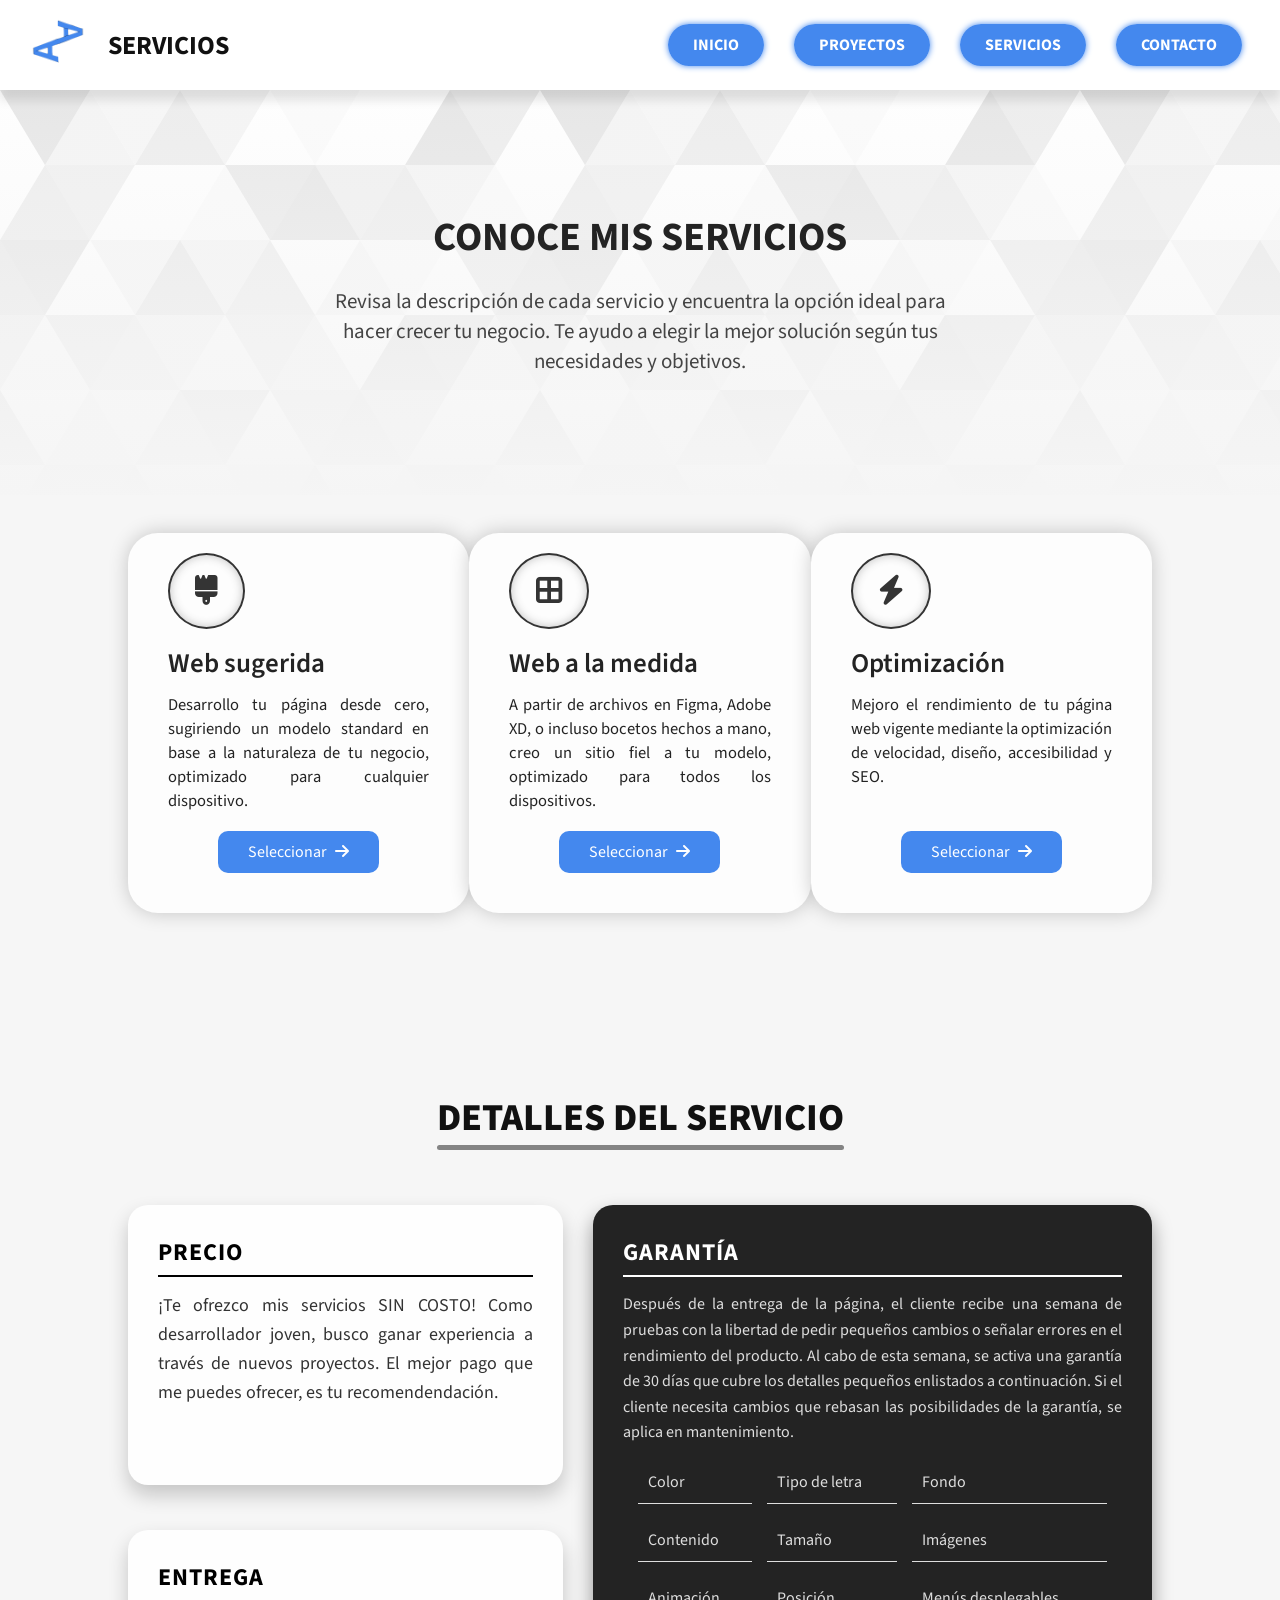
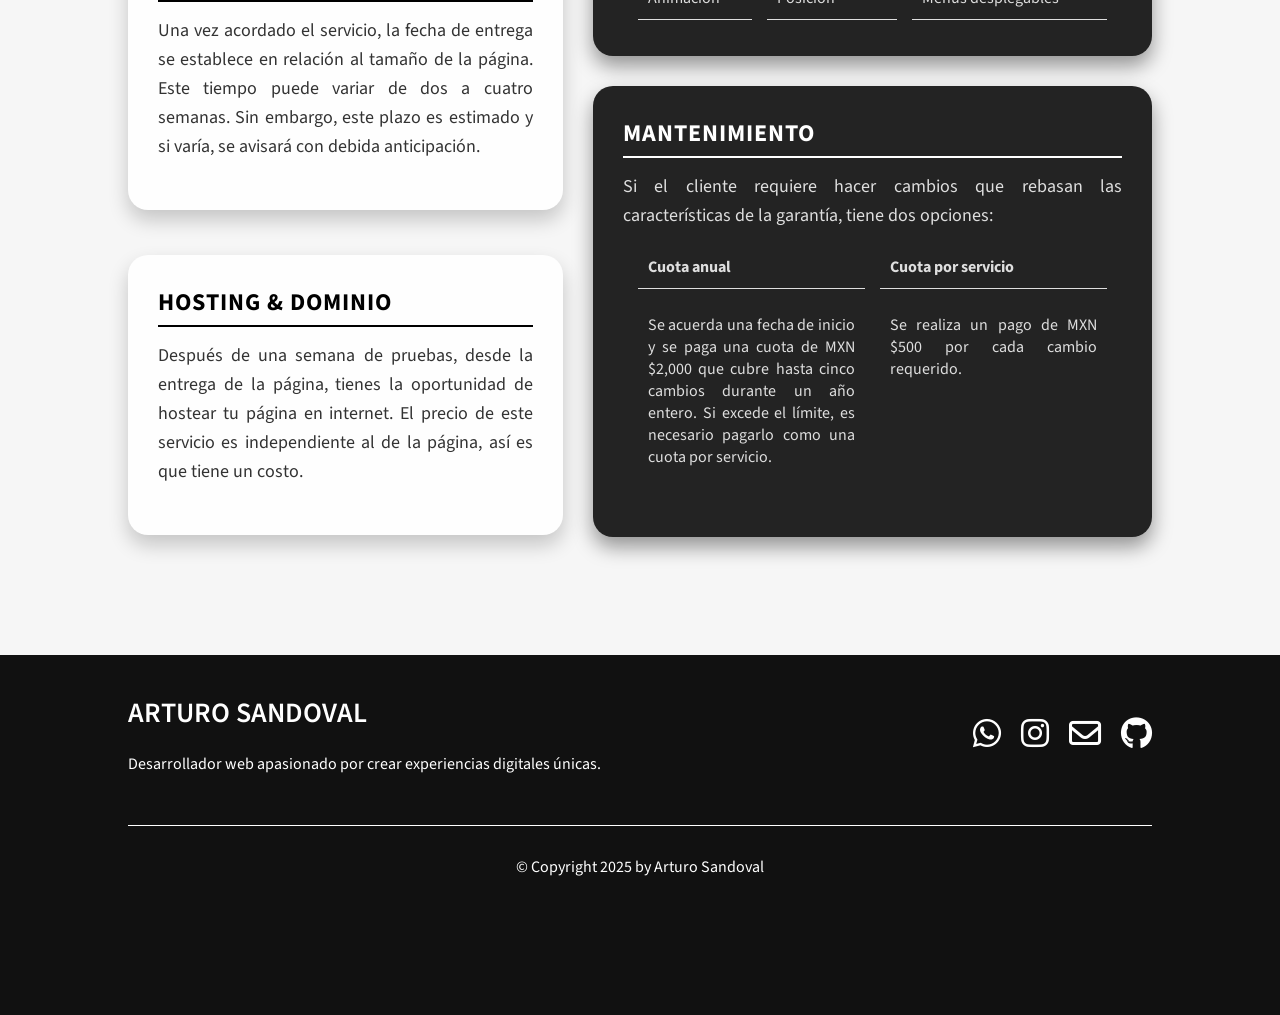
<file: servicios.html>
<!DOCTYPE html>
<html lang="es">
<head>
    <meta charset="UTF-8">
    <meta name="viewport" content="width=device-width, initial-scale=1.0">
    <meta name="description" content="Esta es la sección de servicios del portafolio de Arturo Sandoval">
    <meta name="keywords" content="servicios, desarrollo, trabajo, precios">
    <meta name="author" content="Héctor Arturo Sandoval Cervantes">
    <title>Servicios | Arturo Sandoval</title>

    <!-- Font Awesome link-->
    <link rel="stylesheet" href="https://cdnjs.cloudflare.com/ajax/libs/font-awesome/6.7.2/css/all.min.css" integrity="sha512-Evv84Mr4kqVGRNSgIGL/F/aIDqQb7xQ2vcrdIwxfjThSH8CSR7PBEakCr51Ck+w+/U6swU2Im1vVX0SVk9ABhg==" crossorigin="anonymous" 
    referrerpolicy="no-referrer" />

    <!-- Google fonts link>-->
    <link rel="preconnect" href="https://fonts.googleapis.com">
    <link rel="preconnect" href="https://fonts.gstatic.com" crossorigin>
    <link href="https://fonts.googleapis.com/css2?family=Source+Sans+3:ital,wght@0,200..900;1,200..900&display=swap" rel="stylesheet">
    
    <link rel="icon" href="./images/logo.png" type="image/x-icon">
    <link rel="stylesheet" href="./css/styles.css">
    <link rel="stylesheet" href="./css/services.css">
    <script defer src="./js/script.js"></script>

</head>
<body >
    <header class="header">
        <nav class="navbar">
            <a class="logo shorter" href="./index.html"><img class="logo-image" src="./images/logo.png" alt="logo-image">SERVICIOS</a>
            <button id="abrir" class="header-sm-menu"><i class="fa-solid fa-bars"></i></button>
            <ul id="nav" class="nav">
                <button id="cerrar" class="header-sm-close-menu"><i class="fa-solid fa-xmark"></i></button>
                <li class="nav-item"><a class="nav-link" href="./index.html#inicio">INICIO</a></li>
                <li class="nav-item"><a class="nav-link" href="./index.html#proyectos">PROYECTOS</a></li>
                <li class="nav-item"><a class="nav-link" href="./servicios.html">SERVICIOS</a></li>
                <li class="nav-item"><a class="nav-link" href="./index.html#contacto">CONTACTO</a></li>
            </ul>
        </nav>
    </header>
    <section class="small-hero">
        <div class="small-hero-content">
            <h1 class="hero-title">CONOCE MIS SERVICIOS</h1>
            <p class="hero-description">Revisa la descripción de cada servicio y encuentra la opción ideal para hacer crecer tu negocio. Te ayudo a elegir la mejor solución según tus necesidades y objetivos.</p>
        </div>
    </section>
    <section class="services">
        <div class="services-content">
            <div class="services-cards">
                <div class="service-card">
                    <div class="service-icon">
                        <i class="fa-solid fa-brush"></i>
                    </div>
                    <h4 class="card-title">Web sugerida</h4>
                    <p class="card-description">Desarrollo tu página desde cero, sugiriendo un modelo standard en base a la naturaleza de tu negocio, optimizado para cualquier dispositivo.</p>
                    <a class="start-btn" href="./index.html#contacto">Seleccionar <i class="fa-solid fa-arrow-right"></i></a>
                </div>
                <div class="service-card">
                    <div class="service-icon">
                        <i class="fa-solid fa-border-all"></i>
                    </div>
                    <h4 class="card-title">Web a la medida</h4>
                    <p class="card-description">A partir de archivos en Figma, Adobe XD, o incluso bocetos hechos a mano, creo un sitio fiel a tu modelo, optimizado para todos los dispositivos.</p>
                    <a class="start-btn" href="./index.html#contacto">Seleccionar <i class="fa-solid fa-arrow-right"></i></a>
                </div>
                <div class="service-card">
                    <div class="service-icon">
                        <i class="fa-solid fa-bolt"></i>
                    </div>
                    <h4 class="card-title">Optimización</h4>
                    <p class="card-description">Mejoro el rendimiento de tu página web vigente mediante la optimización de velocidad, diseño, accesibilidad y SEO.</p>
                    <a class="start-btn" href="./index.html#contacto">Seleccionar <i class="fa-solid fa-arrow-right"></i></a>
                </div>
            </div>       
        </div>
        <div class="details">
            <h2 class="details-title">DETALLES DEL SERVICIO</h2>
            <div class="details-content">
                <div class="detail-cards">
                    <div class="detail-card">
                        <h4 class="detail-card-title">Precio</h4>
                        <p class="detail-card-content">¡Te ofrezco mis servicios SIN COSTO! Como desarrollador joven, busco ganar experiencia a través de nuevos proyectos. El mejor pago que me puedes ofrecer, es tu recomendendación.</p>
                    </div>
                    <div class="detail-card">
                        <h4 class="detail-card-title">Entrega</h4>
                        <p class="detail-card-content">Una vez acordado el servicio, la fecha de entrega se establece en relación al tamaño de la página. Este tiempo puede variar de dos a cuatro semanas. Sin embargo, este plazo es estimado y si varía, se avisará con debida anticipación.</p>
                    </div>
                    <div class="detail-card">
                        <h4 class="detail-card-title">Hosting & Dominio</h4>
                        <p class="detail-card-content">Después de una semana de pruebas, desde la entrega de la página, tienes la oportunidad de hostear tu página en internet. El precio de este servicio es independiente al de la página, así es que tiene un costo.  </p>
                    </div>
                </div>
                <div class="detail-v-cards">
                    <div class="v-card">
                        <h4 class="v-title">Garantía</h4>
                        <p class="v-text sm-text">
                            Después de la entrega de la página, el cliente recibe una semana de pruebas con la libertad de pedir pequeños cambios o señalar errores en el rendimiento del producto. Al cabo de esta semana, se activa una garantía de 30 días que cubre los detalles pequeños enlistados a continuación. Si el cliente necesita cambios que rebasan las posibilidades de la garantía, se aplica en mantenimiento.
                        <table class="table table-stack">
                            <tr>
                              <td>Color</td>
                              <td>Tipo de letra</td>
                              <td>Fondo</td>
                            </tr>
                            <tr>
                              <td>Contenido</td>
                              <td>Tamaño</td>
                              <td>Imágenes</td>
                            </tr>
                            <tr>
                              <td>Animación</td>
                              <td>Posición</td>
                              <td>Menús desplegables</td>
                            </tr>
                        </table>
                    </div>
                    <div class="v-card">
                        <h4 class="v-title">Mantenimiento</h4>
                        <p class="v-text">
                            Si el cliente requiere hacer cambios que rebasan las características de la garantía, tiene dos opciones: </p>
                            <table class="table table2">
                                <thead>
                                  <tr>
                                    <th>Cuota anual</th>
                                    <th>Cuota por servicio</th>
                                  </tr>
                                </thead>
                                <tbody>
                                  <tr>
                                    <td data-label="Cuota">
                                      Se acuerda una fecha de inicio y se paga una cuota de MXN $2,000 que cubre hasta cinco cambios durante un año entero. Si excede el límite, es necesario pagarlo como una cuota por servicio.
                                    </td>
                                    <td data-label="Servicio">
                                      Se realiza un pago de MXN $500 por cada cambio requerido.
                                    </td>
                                  </tr>
                                </tbody>
                            </table>
                    </div>
                </div>
            </div>
        </div>
    </section>
    <footer class="footer">
        <div class="footer-content">
            <div class="footer-top-content">
                <div class="footer-tl-content">
                    <h5 class="footer-title">ARTURO SANDOVAL</h5>
                    <p class="footer-description">Desarrollador web apasionado por crear experiencias digitales únicas.</p>
                </div>
                <div class="footer-tr-content">
                    <ul class="footer-links">
                        <li class="footer-link"><a href="https://wa.me/525537213386" target="_blank"><i class="icon fa-brands fa-whatsapp"></i></a></li>
                        <li class="footer-link"><a href="https://instagram.com/hector.s.c.a" target="_blank"><i class="icon fa-brands fa-instagram"></i></a></li>
                        <li class="footer-link"><a href="https://mail.google.com/mail/?view=cm&fs=1&to=arturos.webdev@gmail.com" target="_blank"><i class="icon fa-regular fa-envelope"></i></a></li>
                        <li class="footer-link"><a href="https://github.com/Arts-HCS" target="_blank"><i class="icon fa-brands fa-github"></i></a></li>
                    </ul>
                </div>
            </div>
            <div class="footer-bottom-content">
                <p class="footer-copyright">&copy; Copyright 2025 by Arturo Sandoval</p>
            </div>
        </div>
    </footer>
</body>
</html>
</file>
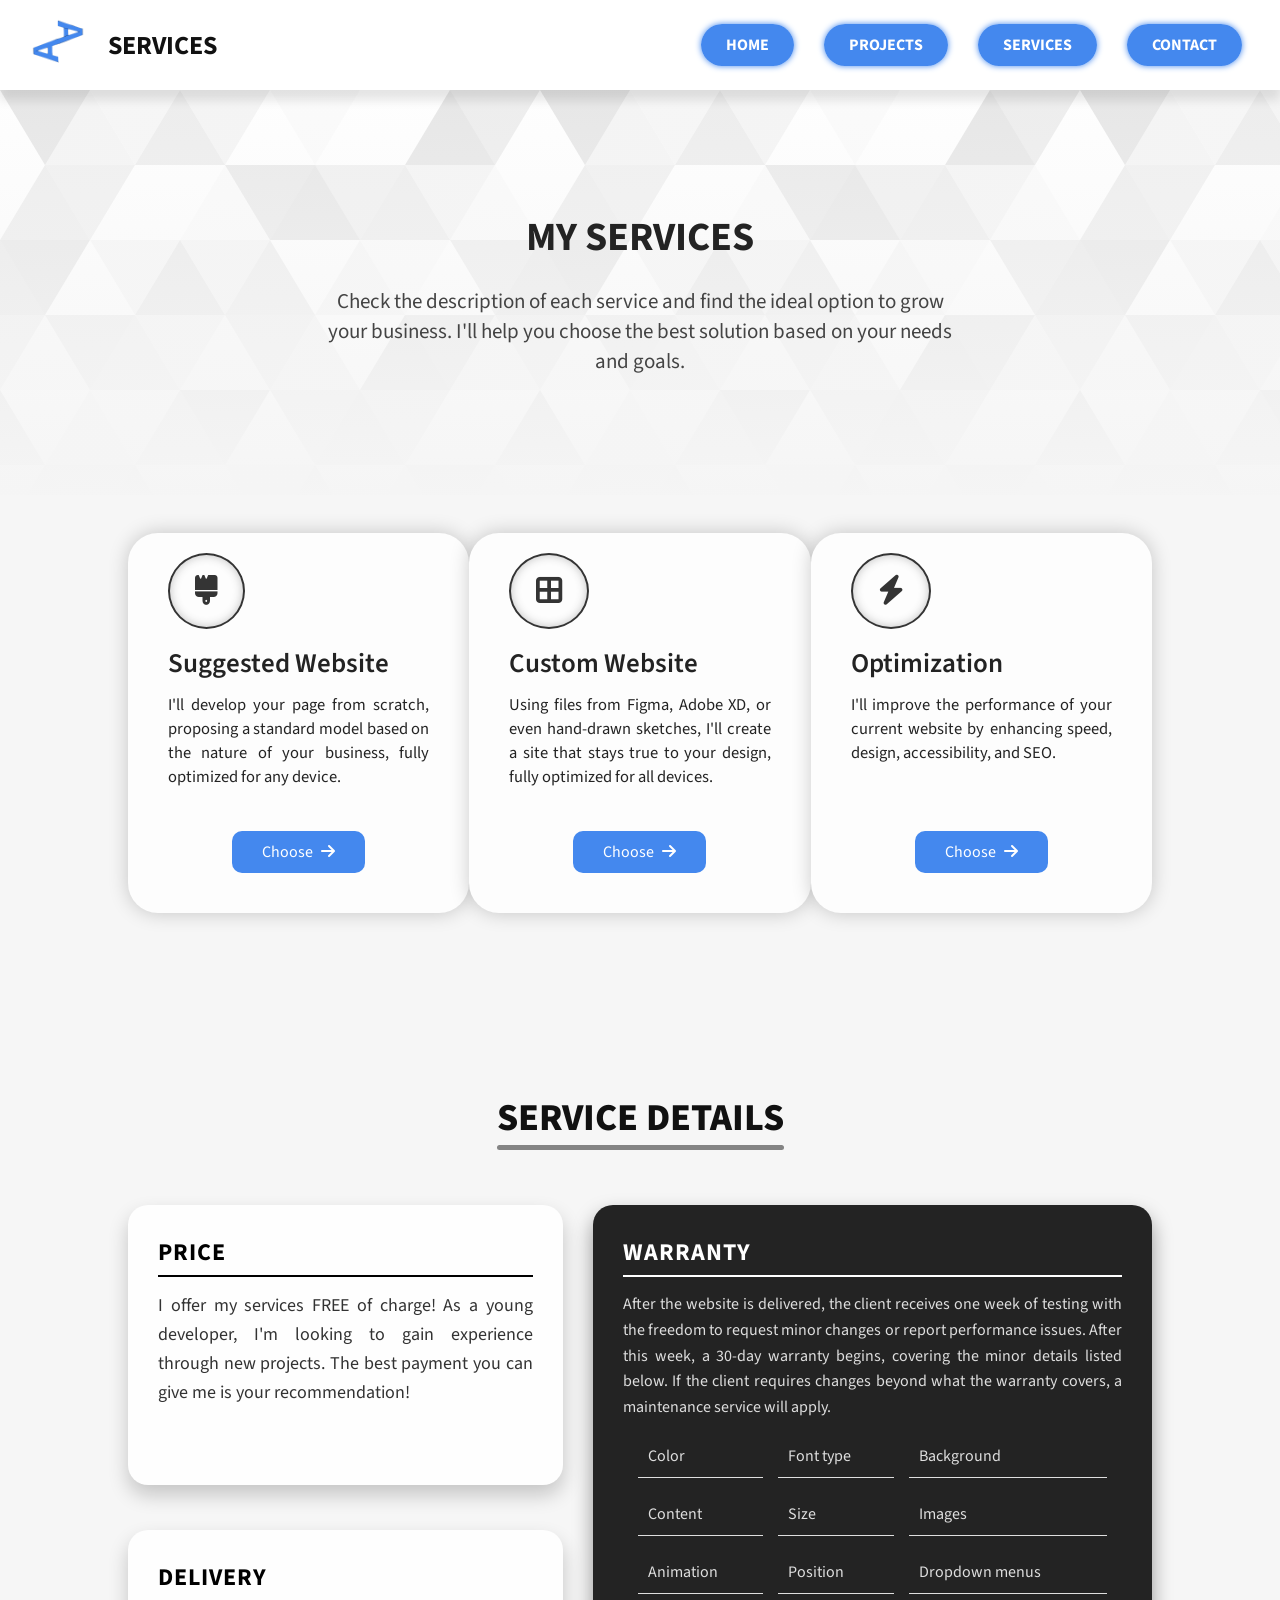
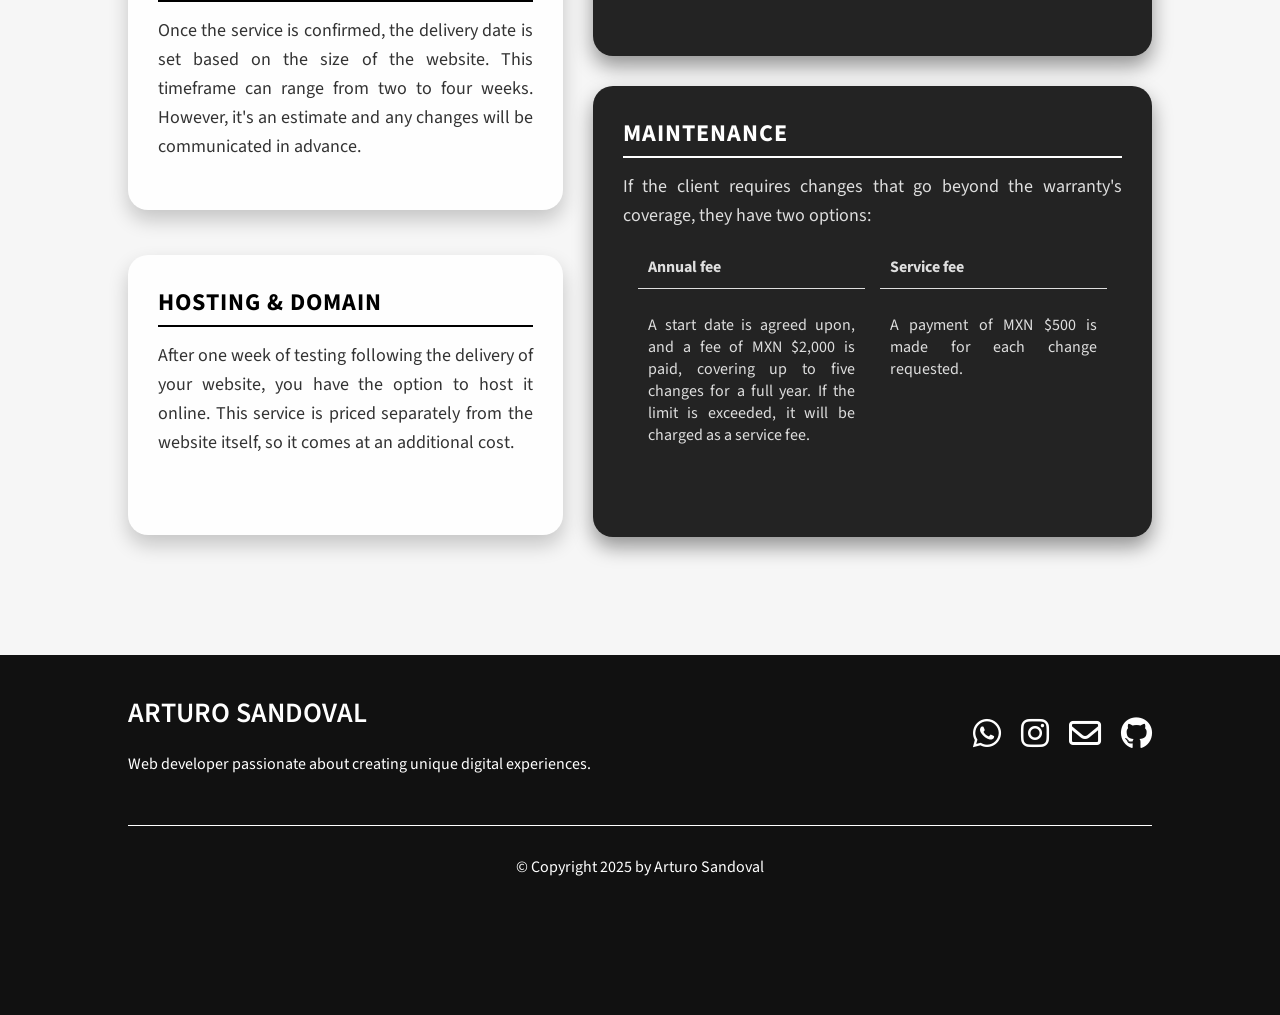
<file: en/enservices.html>
<!DOCTYPE html>
<html lang="es">
<head>
    <meta charset="UTF-8">
    <meta name="viewport" content="width=device-width, initial-scale=1.0">
    <meta name="description" content="Esta es la sección de servicios del portafolio de Arturo Sandoval">
    <meta name="keywords" content="servicios, desarrollo, trabajo, precios">
    <meta name="author" content="Héctor Arturo Sandoval Cervantes">
    <title>Services | Arturo Sandoval</title>

    <!-- Font Awesome link-->
    <link rel="stylesheet" href="https://cdnjs.cloudflare.com/ajax/libs/font-awesome/6.7.2/css/all.min.css" integrity="sha512-Evv84Mr4kqVGRNSgIGL/F/aIDqQb7xQ2vcrdIwxfjThSH8CSR7PBEakCr51Ck+w+/U6swU2Im1vVX0SVk9ABhg==" crossorigin="anonymous" 
    referrerpolicy="no-referrer" />

    <!-- Google fonts link>-->
    <link rel="preconnect" href="https://fonts.googleapis.com">
    <link rel="preconnect" href="https://fonts.gstatic.com" crossorigin>
    <link href="https://fonts.googleapis.com/css2?family=Source+Sans+3:ital,wght@0,200..900;1,200..900&display=swap" rel="stylesheet">
    
    <link rel="icon" href="../images/logo.png" type="image/x-icon">
    <link rel="stylesheet" href="../css/styles.css">
    <link rel="stylesheet" href="../css/services.css">
    <script defer src="../js/script.js"></script>

</head>
<body>
    <header class="header">
        <nav class="navbar">
            <a class="logo shorter" href="./enindex.html"><img class="logo-image" src="../images/logo.png" alt="logo-image">SERVICES</a>
            <button id="abrir" class="header-sm-menu"><i class="fa-solid fa-bars"></i></button>
            <ul id="nav" class="nav">
                <button id="cerrar" class="header-sm-close-menu"><i class="fa-solid fa-xmark"></i></button>
                <li class="nav-item"><a class="nav-link" href="./enindex.html#inicio">HOME</a></li>
                <li class="nav-item"><a class="nav-link" href="./enindex.html#proyectos">PROJECTS</a></li>
                <li class="nav-item"><a class="nav-link" href="">SERVICES</a></li>
                <li class="nav-item"><a class="nav-link" href="./enindex.html#contacto">CONTACT</a></li>
            </ul>
        </nav>
    </header>
    <section class="small-hero">
        <div class="small-hero-content">
            <h1 class="hero-title">MY SERVICES</h1>
            <p class="hero-description">Check the description of each service and find the ideal option to grow your business. I'll help you choose the best solution based on your needs and goals.</p>
        </div>
    </section>
    <section class="services">
        <div class="services-content">
            <div class="services-cards">
                <div class="service-card">
                    <div class="service-icon">
                        <i class="fa-solid fa-brush"></i>
                    </div>
                    <h4 class="card-title">Suggested Website</h4>
                    <p class="card-description">I'll develop your page from scratch, proposing a standard model based on the nature of your business, fully optimized for any device.</p>
                    <a class="start-btn" href="./enindex.html#contacto">Choose <i class="fa-solid fa-arrow-right"></i></a>
                </div>
                <div class="service-card">
                    <div class="service-icon">
                        <i class="fa-solid fa-border-all"></i>
                    </div>
                    <h4 class="card-title">Custom Website</h4>
                    <p class="card-description">Using files from Figma, Adobe XD, or even hand-drawn sketches, I'll create a site that stays true to your design, fully optimized for all devices.</p>
                    <a class="start-btn" href="./enindex.html#contacto">Choose <i class="fa-solid fa-arrow-right"></i></a>
                </div>
                <div class="service-card">
                    <div class="service-icon">
                        <i class="fa-solid fa-bolt"></i>
                    </div>
                    <h4 class="card-title">Optimization</h4>
                    <p class="card-description">I'll improve the performance of your current website by enhancing speed, design, accessibility, and SEO.</p>
                    <a class="start-btn" href="./enindex.html#contacto">Choose <i class="fa-solid fa-arrow-right"></i></a>
                </div>
            </div>       
        </div>
        <div class="details">
            <h2 class="details-title">SERVICE DETAILS</h2>
            <div class="details-content">
                <div class="detail-cards">
                    <div class="detail-card first-card">
                        <h4 class="detail-card-title">Price</h4>
                        <p class="detail-card-content">I offer my services FREE of charge! As a young developer, I'm looking to gain experience through new projects. The best payment you can give me is your recommendation!</p>
                    </div>
                    <div class="detail-card second-card">
                        <h4 class="detail-card-title">Delivery</h4>
                        <p class="detail-card-content">Once the service is confirmed, the delivery date is set based on the size of the website. This timeframe can range from two to four weeks. However, it's an estimate and any changes will be communicated in advance.</p>
                    </div>
                    <div class="detail-card third-card">
                        <h4 class="detail-card-title">Hosting & DOMAIN</h4>
                        <p class="detail-card-content">After one week of testing following the delivery of your website, you have the option to host it online. This service is priced separately from the website itself, so it comes at an additional cost.</p>
                    </div>
                </div>
                <div class="detail-v-cards">
                    <div class="v-card lg-card">
                        <h4 class="v-title">Warranty</h4>
                        <p class="v-text sm-text">
                            After the website is delivered, the client receives one week of testing with the freedom to request minor changes or report performance issues. After this week, a 30-day warranty begins, covering the minor details listed below. If the client requires changes beyond what the warranty covers, a maintenance service will apply.
                        <table class="table table-stack">
                            <tr>
                                <td>Color</td>
                                <td>Font type</td>
                                <td>Background</td>
                              </tr>
                              <tr>
                                <td>Content</td>
                                <td>Size</td>
                                <td>Images</td>
                              </tr>
                              <tr>
                                <td>Animation</td>
                                <td>Position</td>
                                <td>Dropdown menus</td>
                              </tr>
                        </table>
                    </div>
                    <div class="v-card v-card-lg">
                        <h4 class="v-title">Maintenance</h4>
                        <p class="v-text">
                            If the client requires changes that go beyond the warranty's coverage, they have two options:</p>
                            <table class="table table2">
                                <thead>
                                  <tr>
                                    <th>Annual fee</th>
                                    <th>Service fee</th>
                                  </tr>
                                </thead>
                                <tbody>
                                  <tr>
                                    <td data-label="Cuota">
                                        A start date is agreed upon, and a fee of MXN $2,000 is paid, covering up to five changes for a full year. If the limit is exceeded, it will be charged as a service fee.
                                    </td>
                                    <td data-label="Servicio">
                                        A payment of MXN $500 is made for each change requested.
                                    </td>
                                  </tr>
                                </tbody>
                            </table>
                    </div>
                </div>
            </div>
        </div>
    </section>
    <footer class="footer">
        <div class="footer-content">
            <div class="footer-top-content">
                <div class="footer-tl-content">
                    <h5 class="footer-title">ARTURO SANDOVAL</h5>
                    <p class="footer-description">Web developer passionate about creating unique digital experiences.</p>
                </div>
                <div class="footer-tr-content">
                    <ul class="footer-links">
                        <li class="footer-link"><a href="https://wa.me/525537213386" target="_blank"><i class="icon fa-brands fa-whatsapp"></i></a></li>
                        <li class="footer-link"><a href="https://instagram.com/hector.s.c.a" target="_blank"><i class="icon fa-brands fa-instagram"></i></a></li>
                        <li class="footer-link"><a href="https://mail.google.com/mail/?view=cm&fs=1&to=arturos.webdev@gmail.com" target="_blank"><i class="icon fa-regular fa-envelope"></i></a></li>
                        <li class="footer-link"><a href="https://github.com/Arts-HCS" target="_blank"><i class="icon fa-brands fa-github"></i></a></li>
                    </ul>
                </div>
            </div>
            <div class="footer-bottom-content">
                <p class="footer-copyright">&copy; Copyright 2025 by Arturo Sandoval</p>
            </div>
        </div>
    </footer>
</body>
</html>
</file>
<file: css/styles.css>
:root{
    --black-color: #111;
    --gray-color: #676767;
    --blue-color: #48e;
}

html{
    scroll-behavior: smooth;
}


*{
    margin: 0;
    padding: 0;
    box-sizing: border-box;

    border: none;
    list-style: none;
    text-decoration: none;
    font-style: none;
    outline: none;

    transition: all 0.3s ease 0s;
    font-family: 'Source Sans 3', sans-serif;
}

body{
    background-color: #FAFAFA;
    font-size: 16px;
    color: var(--black-color);
    font-weight: 400;
    margin-top: 10vh;
    scroll-margin-top: 100px;
}

.header{
    padding: 0 3% 0 1%;
    background-color: #fff;
    box-shadow: 0 10px 10px rgba(0,0,0,0.1);
    position: fixed;
    top: 0;
    left: 0;
    width: 100%;
    z-index: 1000;
}

.header .navbar{
    width: 100%; height: 100%;
    display: flex;
    justify-content: flex-start;
    align-self: center;
}

.navbar .logo{
    display: flex;
    align-items: center;
    color: var(--black-color);
    font-size: 26px;
    gap: 5px;
    font-weight: 700;
    cursor: pointer;
    position: relative;
}

.navbar .logo::before{
    content: "";
    position: absolute;
    bottom: 30px;
    left: 95px;
    width: 0;
    height: 3px;
    background-color: var(--blue-color);
    transition: all 0.3s ease 0s;
    border-radius: 20px;
}

.navbar .logo:hover::before{
    width: 70%;
}

.navbar .logo.shorter:hover::before{
    width: 56%;
}

.navbar .logo .logo-image{
    width: 90px;
    height: 90px;
}

.nav{
    margin-left: auto;
    display: flex;
    gap: 30px;
    align-items: center;
}

.nav .nav-link {
    color: #fff;
    padding: 10px 25px;
    font-size: 16px;
    font-weight: 700;
    border-radius: 50px;
    background-color: var(--blue-color);
    box-shadow: 0 0 6px #48e;
}

.nav .nav-link:hover {
    font-size: 17.5px;
    box-shadow: 0 12px 20px rgba(72, 136, 238, 0.4); 
    background-color: #5699ff; 
}

.header-sm-menu, .header-sm-close-menu{
    display: none;
}

.header-sm-menu{
    margin-left: auto;
    margin-right: 30px;
    font-size: 25px;
    background-color: transparent;
    cursor: pointer;
}

.header-sm-close-menu{
    font-size: 30px;
    cursor: pointer;
    background-color: transparent;
    color: #eee;
    position: absolute;
    top: 10px;
    right: 10px;
}


.hero{
    position: relative;
    min-height: 90vh;
    width: 100%;
    background: linear-gradient(to right, rgba(245, 245, 245, 0.8), rgba(245, 245, 245, 0.8)), url("../images/bg-tri.svg");
    background-size: cover;
    background-position: center;
    display: flex;
    justify-content: center;
    align-items: center;
}

.form-message{
    display: none;
    background-color: rgb(43, 99, 43);
    box-shadow: 0 0 20px rgba(0,0,0,0.6);
    padding: 10px 25px;
    border-radius: 20px;
    color: #fff;
    position: absolute;
    top: 92px;
    left: auto;
}

.hero .hero-content{
    text-align: center;
    height: 35%;
    max-width: 60%;
}

.hero .hero-content .hero-title{
    font-size: 60px;
    margin-bottom: 30px;
}

.hero .hero-content .hero-description{
    font-size: 22px;
    color: #343434;
    font-weight: 400;
    margin-bottom: 60px;
}

.hero .hero-content .hero-button{
    padding: 15px 40px;
    font-size: 20px;
    font-weight: 600;
    color: #fff;
    background-color: var(--blue-color);
    border-radius: 10px;
    box-shadow: 0 0 10px rgba(68, 136, 238, 0.577);
}

.hero .hero-content .hero-button:hover{
    font-size: 22px;
    box-shadow: 0 0 0 15px rgba(68, 136, 238, 0.226);
}


.hero .social-links{
    background-color: #fff;
    width: 60px;
    height: fit-content;
    padding: 20px 0;
    position: absolute;
    top: 35%;
    left: 0;
    border-top-right-radius: 10px;
    border-bottom-right-radius: 10px;
    box-shadow: 0 0 15px rgba(0,0,0,0.2);
    display: flex;
    justify-content: center;
}

.hero .social-links .links{
    display: flex;
    flex-direction: column;
    align-items: center;
    gap: 25px;
}

.hero .social-links .link .icon{
    color: #48e;
    font-weight: 900;
}

.hero .translate-btn{
    position: absolute;
    top: 4rem;
    right: 2rem;
    background-color: #fff;
    box-shadow: 0 0 15px rgba(0,0,0,0.3);
    border-radius: 50%;
    height: 55px; width: 55px;
    border: 2px solid #48e;
    display: flex;
    justify-content: center;
    align-items: center;
    overflow: hidden;
}

.hero .translate-btn .fa-language{
    font-size: 28px;
    color: #48e;
}

.hero .translate-btn .language-link{
    width: 100%;
    font-size: 18px;
    color: #48e;
    font-weight: 700;
    display: none;
    text-align: center;
    flex: 1;

}

.hero .translate-btn .language-link:hover{
    background-color: #48e;
    color: #fff;
}

.hero .translate-btn:hover{
    height: 100px;
    border-radius: 20px;
    flex-direction: column;
    justify-content: space-around;
}

.hero .translate-btn:hover .fa-language{
    display: none;
}

.hero .translate-btn:hover .language-link{
    display: flex;
    justify-content: center;
    align-items: center;
}

.translate-btn.active {
    height: 100px;
    border-radius: 20px;
    flex-direction: column;
    justify-content: space-around;
}

.translate-btn.active .fa-language {
    display: none;
}

.translate-btn.active .language-link {
    display: flex;
    justify-content: center;
    align-items: center;
}


.links .icon{
    cursor: pointer;
    font-size: 35px;
    color: #000;
}

.links .icon:hover{
    font-size: 42px;
}

.main{
    padding: 0 10%;
}

.section{
    margin: 100px 0;
    scroll-margin-top: 120px;
}

.about, .projects{
    display: flex;
    flex-direction: column;
    align-items: center;
}

.about{
    border-bottom: 2px solid #454545;
    min-height: 125vh;
}

.section-header{
    display: flex;
    flex-direction: column;
    align-items: center;
    text-align: center;
    margin-bottom: 80px;
}

.section-header .section-title{
    font-size: 45px;
    margin-bottom: 40px;
    position: relative;
    width: fit-content;
}

.section-header .section-title::before{
    content: "";
    position: absolute;
    width: 50%;
    height: 5px;
    border-radius: 20px;
    background-color: var(--blue-color);
    bottom: -15px;
    left: 50%;
    transform: translateX(-50%);
}

.projects .section-header .section-title::before{
    background-color: rgb(130, 68, 238);
}

.section-header .section-description{
    font-size: 21px;
    color:#343434;
    width: 80%;
}

.about-content{
    display: flex;
    gap: 100px;
    height: 100%;
}

.about-left-content{
    flex: 1;
    min-height: 100%;
}

.little-title{
    font-size: 30px;
    margin-bottom: 25px;
}

.little-title.mt{
    margin-top: 70px;
}

.little-text{
    font-size: 18px;
    line-height: 1.5;
    color: #343434;
    margin-bottom: 45px;
    text-align: justify;
}

.about-left-content .about-button{
    padding: 10px 35px;
    border-radius: 10px;
    background-color: var(--blue-color);
    color: #fff;
    font-size: 18px;
    font-weight: 700;
    box-shadow: 0 0 10px rgba(68, 136, 238, 0.55);
}

.about-left-content .about-button:hover{
    box-shadow: 0 0 0 10px rgba(68, 136, 238, 0.22);
}

.about-left-content .skills{
    display: flex;
    flex-wrap: wrap;
    gap: 15px;
    width: 90%;
}

.skills .skill{
    padding: 10px 25px;
    font-size: 17px;
    color: #565656;
    background-color: #dedede;
    border-radius: 10px;
}

.skills .skill:hover{
    background-color: #333;
    color: #eee;
    box-shadow: 0 0 8px rgba(0,0,0,0.6);
}

.about-right-content{
    min-height: 100%;
    flex: 1;
    display: flex;
    flex-direction: column;
    align-items: center;
}

.certif-card{
    display: flex;
    flex-direction: column;
    align-items: flex-start;
    padding: 30px;
    background-color: #fff;
    border-radius: 20px;
    overflow: hidden;
    height: 250px;
    width: 100%;
    margin-bottom: 45px;
    box-shadow: 0 0 10px #00000067;
}

.certif-card:hover{
    box-shadow: 0 0 20px #0000007e;
    transform: translateY(-10px);
}

.certif-card .certf-title{
    font-size: 22px;
    font-weight: bold;
    margin-bottom: 15px;
    text-align: justify;
}

.certif-card .certf-text{
    flex: 1;
    font-size: 17px;
    font-size: 400;
}

.certif-card .certf-button{
    padding: 10px 25px;
    border-radius: 20px;
    font-size: 18px;
    cursor: pointer;
    font-weight: 600;
    color: #fff;
    background-color: #48e;
}

.certif-card .certf-button:hover{
    box-shadow: 0 0 0 8px rgba(68, 136, 238, 0.226);
}

.modal {
    display: none;
    position: fixed;
    z-index: 999;
    left: 0;
    top: 50px;
    width: 100%;
    height: 100%;
    background-color: rgba(0, 0, 0, 0.9);
    justify-content: center;
    align-items: center;
}

.modal img {
    max-width: 80%;
    max-height: 80%;
}


.no-scroll {
    overflow: hidden;
}

.projects{
    min-height: 145vh;
}

.project-content{
    width: 100%;
    display: flex;
    row-gap: 40px;
    column-gap: 50px;
    justify-content: center;
    align-items: center;
    flex-wrap: wrap;
}

.project-card{
    width: 320px;
    display: flex;
    flex-direction: column;
    align-items: center;
    border-radius: 20px;
    box-shadow: 0 0 20px rgba(0,0,0,0.3);
    overflow: hidden;
    height: 450px;
}

.project-card:hover{
    transform: scale(1.05);
    box-shadow: 0 0 15px rgba(0,0,0,0.7)
}

.project-card .project-figure{
    width: 100%;
    height: 180px;
    overflow: hidden;
    border-bottom: 1.5px solid #454545;
}

.project-card .project-figure .project-image{
    width: 100%;
    height: 100%;
}

.project-card .project-info{
    width: 100%;
    height: 60%;
    padding: 30px 20px;
    padding-top: 20px;
    display: flex;
    flex-direction: column;
    align-items: flex-start;
}

.project-info .project-title{
    font-size: 22px;
    font-weight: 600;
    margin-bottom: 10px;
}

.project-info .project-description{
    font-size: 17px;
    color: #454545;
    margin-bottom: 15px;
    flex: 1;
    text-align: justify;
}

.project-info .project-link{
    margin-top: 10px;
    border-radius: 20px;
    background-color: rgb(130, 68, 238);
    padding: 10px 30px;
    border-radius: 20px;
    color: #fff;
}

.project-info .project-link .fa-solid, .see-page{
    margin-right: 5px;
}

.project-info .project-link:hover{
    box-shadow: 0 0 0 8px rgba(130, 68, 238, 0.355);
}

.contact{
    min-height: 165vh;
    scroll-margin-top: 80px;
    background: linear-gradient(to bottom, rgba(245, 245, 245, 0.6), rgba(245, 245, 245, 0.9)), url("../images/bg-tri.svg");
    padding: 8% 10%;
    border-top: 1.5px solid #9a9a9a;
}

.contact-content{
    width: 100%;
    display: flex;
    flex-direction: column;
    align-items: center;
}


.form{
    width: 70%;
    min-height: 92vh;
    background-color: #fff;
    border-radius: 10px;
    box-shadow: 0 0 20px rgba(0,0,0,0.3);
    padding: 30px;
    display: flex;
    flex-direction: column;
    align-items: flex-end;
}

.form .fieldset{
    width: 100%;
    padding: 15px 20px;
    border: 0.5px solid #898989;
    border-radius: 10px;
    display: flex;
    flex-direction: column;
    margin-bottom: 40px;
}

.fieldset legend{
    padding: 0 10px;
    font-size: 21px;
    color: #9a9a9a;
    font-weight: 400;
}

.fieldset .form-label{
    font-size: 19px;
    margin-bottom: 10px;
    color: #343434;
}

.fieldset .form-input{
    width: 100%;
    background-color: #ededed;
    padding: 15px 20px;
    border-radius: 10px;
    margin-bottom: 35px;
    font-size: 17px;
}

.fieldset .form-textarea{
    width: 100%;
    background-color: #ededed;
    padding: 15px 20px;
    border-radius: 10px;
    font-size: 16px;
    resize: none;
}

.fieldset .form-input:hover, .form-textarea:hover{
    background-color: #d3d3d3;
}

.fieldset .form-input:focus, .form-textarea:focus{
    box-shadow: 0 0 0 5px rgba(68, 136, 238, 0.446);
    background-color: #fff;
}

.service-link{
    color: #48e;
}

.form .form-button{
    padding: 15px 40px;
    border-radius: 10px;
    background-color: #48e;
    box-shadow: 0 0 10px rgba(68, 136, 238, 0.446);
    color: #fff;
    font-size: 18px;
    cursor: pointer;
    font-weight: 500;
}

.form .form-button:hover{
    box-shadow: 0 0 0 10px rgba(68, 136, 238, 0.352);
}

.footer{
    background-color: #111;
    padding: 3% 10%;
    min-height: 40vh;
}

.footer .footer-content{
    width: 100%; height: 100%;
    display: flex;
    flex-direction: column;
    align-items: center;
}

.footer-top-content{
    width: 100%;
    display: flex;
    gap: 40px;
    align-items: center;
    padding-bottom: 50px;
    border-bottom: 1px solid #fff;
}

.footer-tl-content, .footer-tr-content{
    flex: 1;
    color: #fff;
    height: 100%;
    display: flex;
    flex-direction: column;
}


.footer-title{
    font-size: 28px;
    font-weight: 600;
    margin-bottom: 20px;
}

.left{
    margin-left: auto;
}

.footer-description{
    font-size: 16px;
}

.footer-links{
    display: flex;
    gap: 20px;
    margin-left: auto;
}

.footer-links .icon{
    font-size: 32px;
    color: #fff;
    cursor: pointer;
}

.footer-links .icon:hover{
    color: #48e;
}

.footer-copyright{
    color: #fff;
    margin-top: 30px;
}


@media screen and (max-width: 1180px) {
    .navbar .logo{
        font-size: 22px;
    }
    .navbar .logo::before{
        bottom: 25px;
        left: 85px;
    }
    .navbar .logo .logo-image{
        width: 80px;
        height: 80px;
    }
    .nav{
        gap: 15px;
    }
    .nav .nav-link{
        font-size: 14px;
        padding: 10px 15px;
    }
    .hero .hero-content .hero-title{
        font-size: 50px;
    }
    .hero .hero-content .hero-description{
        font-size: 19px;
    }
    .hero .hero-content .hero-button{
        font-size: 18px;
        padding: 15px 35px;
    }
    .hero .social-links .links{
        gap: 20px;
    }
    .hero .social-links .links .icon{
        font-size: 33px;
    }
    .section-header .section-title{
        font-size: 40px;
    }
    .section-header .section-title::before{
        left: 50%;
        transform: translateX(-50%);
    }
    .section-header .section-description{
        font-size: 19px;
    }
    .about{
        min-height: 140vh;
    }
    .little-title{
        font-size: 25px;
    }
    .little-text{
        font-size: 16.5px;
    }
    .about-left-content .about-button{
        font-size: 15px;
    }
    .skills .skill{
        padding: 10px 20px;
        font-size: 16px;
    }

    .certif-card{
        width: 90%;
        height: 300px;
        margin-bottom: 25px;
    }

    .form{
        width: 100%;
    }

    .footer-title{
        font-size: 25px;
    }
    .footer-description{
        font-size: 16px;
    }
}

@media screen and (max-width: 900px) {
    
    .about{
        min-height: 145vh;
    }
    .skills .skill{
        padding: 9px 15px;
        font-size: 15px;
    }
    .about-right-content{
        flex: 1;
    }
    .about-content{
        gap: 22px;
    }

}


@media screen and (max-width: 750px){
    .header-sm-menu, .header-sm-close-menu{
        display: block;
    }
    .nav{
        position: absolute;
        flex-direction: column;
        top: 0;
        right: 0;
        min-height: 100vh;
        align-items: center;
        padding: 80px 20px;
        gap: 50px;
        width: 200px;
        background-color: #333;
        box-shadow: 0 0 0 100vmax rgba(0,0,0,0.5);
        opacity: 0;
        visibility: hidden;
    }

    .nav.visible{
        opacity: 1;
        visibility: visible;
    }

    .nav .nav-link:hover {
        box-shadow: none;
        font-size: inherit;
    }

    .nav .nav-link{
        padding: 0;
        box-shadow: none;
        background-color: transparent;
        position: relative;
    }

    .nav .nav-link::before{
        content: "";
        position: absolute;
        bottom: -5px;
        left: 0px;
        height: 3px;
        width: 0;
        background-color: #48e;
        transition: all 0.4s ease 0s;
    }

    .nav .nav-link:hover::before{
        width: 100%;
    }
    .hero .hero-content .hero-title{
        font-size: 40px;
    }
    .hero .hero-content .hero-description{
        font-size: 18px;
    }
    .hero .hero-content .hero-button{
        font-size: 16px;
        padding: 15px 35px;
    }
    .section-header .section-title{
        font-size: 36px;
    }
    .section-header .section-description{
        font-size: 18px;
    }
    .little-title{
        font-size: 23px;
    }
    .about-left-content .about-button{
        font-size: 14.5px;
    }
    .about{
        min-height: 130vh;
    }
    .about-content{
        gap: 25px;
    }
    .about-left-content .skills{
        gap: 10px;
    }
    .certif-card{
        height: 300px;
    }
    .certif-card .certf-title{
        font-size: 19px;
    }
    .certif-card .certf-text{
        font-size: 15.5px;
        text-align: justify;
    }
    .certif-card .certf-button{
        font-size: 15px;
        padding: 10px 20px;
    }
    .project-card .project-title{
        font-size: 20px;
    }
    .project-card .project-description{
        font-size: 15.5px
    }
    .project-info .project-link{
        padding: 10px 20px;
        font-size: 15px;
    }
    .project-info .links .project-link{
        padding: 10px 10px;
        font-size: 15px;
    }

    .form legend{
        font-size: 18px;
    }
    .fieldset .form-label{
        font-size: 17px;
    }
    .fieldset .form-input, .form-textarea{
        font-size: 15px;
    }
    .form .form-button{
        padding: 15px 30px;
        font-size: 16px;
    }
}

@media screen and (max-width: 680px){
    .about{
        min-height: 145vh;
    }

    .certif-card{
        height: fit-content;
    }
    
    .certif-card .certf-text{
        font-size: 14.5px;
        text-align: left;
    }

    .certif-card .certf-button{
        margin-top: 20px;
    }
}

@media screen and (max-width: 600px){
    .hero .hero-content .hero-title{
        font-size: 37px;
    }
    .hero .hero-content .hero-description{
        font-size: 19px;
    }
    .hero .hero-content .hero-button{
        font-size: 16px;
        padding: 15px 30px;
    }
    .section-header .section-title{
        font-size: 30px;
    }
    .hero .social-links .links{
        gap: 20px;
    }
    .hero .social-links .links .icon{
        font-size: 31px;
        font-weight: 400;
    }
    .section-header .section-title{
        font-size: 33px;
    }
    .section-header .section-description{
        font-size: 17px;
    }
    .about{
        border-bottom: none;
        box-shadow: none;
    }
    .about-content{
        flex-direction: column;
        gap: 50px;
    }
    .certif-card .certf-title{
        font-size: 20px;
    }
    .certif-card .certf-text{
        font-size: 16px;
        text-align: left;
    }
    .footer{
        min-height: 30vh;
    }
    .footer-title{
        font-size: 20px;
    }
    .footer-description{
        font-size: 13px;
    }
    .footer-links .icon{
        font-size: 27px;
    }
    .footer-copyright{
        font-size: 14px;
    }
}

@media screen and (max-width: 430px){
    body{
        margin-top: 8vh;
    }
    .navbar .logo{
        font-size: 21px;
        gap: 0;
    }
    .navbar .logo::before{
        bottom: 15px;
        left: 60px;
    }
    .navbar .logo .logo-image{
        width: 60px;
        height: 60px;
    }
    .header-sm-menu{
        font-size: 20px;
        margin-right: 15px;
    }
    .hero .hero-content{
        max-width: 80%;
    }
    .hero .hero-content .hero-title{
        font-size: 40px;
    }
    .hero .hero-content .hero-description{
        font-size: 19px;
    }
    .hero .hero-content .hero-button{
        font-size: 19px;
        padding: 15px 30px;
    }

    .hero .social-links{
        width: 65%;
        height: 50px;
        left: auto;
        top: 30px;
        border-radius: 10px;
    }
    .hero .social-links .links{
        flex-direction: row;
        gap: 20px;
    }
    .hero .social-links .links .icon{
        font-size: 35px;
    }
    .hero .translate-btn{
        top: auto;
        bottom: 40px;
    }
    .section-header .section-description{
        width: 100%;
    }
    .project-card .project-title{
        font-size: 19px;
    }
    .project-card .project-description{
        font-size: 16.5px
    }
    .project-info .project-link{
        padding: 10px 15px;
        font-size: 16px;
    }
    .contact{
        border-top: none;
        background: none;
        padding: 8% 0;
    }
    .contact-content .section-header .section-description{
        width: 80%;
    }

    .form{
        background-color: transparent;
        box-shadow: none;
        width: 100%;
        margin-top: -60px;
        min-height: 85vh;
        padding-bottom: 0;
    }
    .form legend{
        font-size: 16px;
    }
    .fieldset .form-label{
        font-size: 16px;
    }
    .fieldset .form-input{
        font-size: 15px;
    }
    .fieldset .form-textarea{
        font-size: 15px;
    }
    .form .form-button{
        padding: 10px 30px;
        font-size: 15px;
    }

    .footer-top-content{
        display: none;
    }

    .footer{
        min-height: 10vh;
        padding-bottom: 20px;
        text-align: center;

    }

}
</file>
<file: css/services.css>
body{
    margin-top: 10vh;
}

.small-hero{
    min-height: 45vh;
    width: 100%;
    background: linear-gradient(to top, rgba(245, 245, 245, 0.99), rgba(245, 245, 245, 0.1)), url("../images/bg-tri.svg");
    background-size: cover;
    background-position: center;
    display: flex;
    align-items: center;
    justify-content: center;
}

.small-hero .small-hero-content{
    display: flex;
    flex-direction: column;
    align-items: center;
    width: 50%;
}

.small-hero-content .hero-title{
    font-size: 40px;
    color: #232323;
    font-weight: 700;
    margin-bottom: 20px;
}

.small-hero-content .hero-description{
    font-size: 21px;
    color: #444;
    text-align: center;
    font-weight: 400;
}

.services{
    min-height: 120vh;
    background-color: #F6F6F6;
    padding: 3% 10%;
}

.services-content{
    width: 100%; height: 100%;
    display: flex;
    flex-direction: column;
    align-items: center;
}

.services-cards{
    width: 100%;
    display: flex;
    align-items: center;
    justify-content: space-around;
    margin-bottom: 50px;
}

.service-card{
    width: 350px;
    height: 380px;
    display: flex;
    flex-direction: column;
    align-items: flex-start;
    background-color: #fdfdfd;
    box-shadow: 0 0 20px rgba(0,0,0,0.2);
    border-radius: 30px;
    padding: 20px 40px;
    color: #232323;
    transition: all 0.2s ease 0s;
}

.service-card .service-icon{
    border: 2px solid #343434;
    border-radius: 50%;
    padding: 20px 25px;
    box-shadow: inset 0 0 10px #3434344a;
    margin-bottom: 15px;
    transition: all 0.2s ease 0s;
}

.service-card .service-icon .fa-solid{
    color: #343434;
    font-size: 30px;
    transition: all 0.2s ease 0s;
}

.card-title{
    font-size: 27px;
    font-weight: 600;
    margin-bottom: 10px;
}

.service-card .card-description{
    font-size: 16.5px;
    text-align: justify;
    flex: 1;
}

.service-card .start-btn{
    padding: 10px 30px;
    background-color: #48e;
    border-radius: 10px;
    color: #fff;
    margin-bottom: 20px;
    align-self: center;
    cursor: pointer;
}

.service-card .fa-arrow-right{
    margin-left: 5px;
}

.service-card:hover{
    background: rgba(68, 136, 238, 0.88);
    color: #fff;
    box-shadow: 0 0 15px rgba(0,0,0,0.3);
    transform: translateY(-20px);
}
 
.service-card:hover .service-icon{
    border: none;
    box-shadow: inset 0 0 15px #3434346b;
}

.service-card:hover .service-icon .fa-solid{
    color: #fff;
}
 
.service-card:hover .start-btn{
    background-color: #fff;
    color: #232323;
}

.service-card .start-btn:hover{
    box-shadow: 0 0 0 8px #ffffff5a;
    
}

.details{
    margin-top: 8rem;
    width: 100%;
    min-height: 125vh;
    display: flex;
    flex-direction: column;
    align-items: center;
}

.details-title{
    font-size: 38px;
    font-weight: 800;
    margin-bottom: 60px;
    width: fit-content;
    position: relative;
}

.details-title::before{
    content: "";
    position: absolute;
    background-color: #848484;
    width: 100%;
    height: 5px;
    border-radius: 20px;
    bottom: -5px;
    left: 0;
}

.details-content{
    display: flex;
    width: 100%;
    gap: 30px;
}

.detail-cards{
    flex: 0.7;
    display: flex;
    flex-direction: column;
    width: 100%;
}

.detail-card {
    width: 100%;
    overflow: hidden;
    height: 280px;
    margin-bottom: 45px;
    border-radius: 20px;
    box-shadow: 0 10px 20px rgba(0, 0, 0, 0.2);
    background-color: #fefefe;
    padding: 30px;
}

.detail-card:hover {
    transform: translateY(-10px);
    box-shadow: 0 15px 30px rgba(0, 0, 0, 0.3);
    background-color: rgb(65, 68, 135);
}

.detail-card:hover .detail-card-title {
    color: #f9f9f9;
    border-bottom: 2px solid #f9f9f9;
}

.detail-card:hover .detail-card-content{
    color: #f9f9f9;
}

.detail-card-title {
    font-size: 24px;
    padding-bottom: 5px;
    margin-bottom: 15px;
    border-bottom: 2px solid #000;
    font-weight: bold;
    text-transform: uppercase;
    letter-spacing: 1px;
    color: #000;
}

.detail-card-content {
    font-size: 18px;
    color: #333;
    line-height: 1.6;
    text-align: justify;
}

.detail-v-cards{
    flex: 0.9;
    height: 100%;
    display: flex;
    flex-direction: column;
    gap: 30px;
}

.v-card{
    height: 451px;
    border-radius: 20px;
    background-color: #232323;
    box-shadow: 0 10px 20px rgba(0, 0, 0, 0.4);
    padding: 30px;
}

.v-card:hover{
    background-color: rgb(57, 60, 152);
    transform: translateY(-10px);
    box-shadow: 0 10px 20px rgba(0, 0, 0, 0.4);
}


.v-title{
    font-size: 24px;
    padding-bottom: 5px;
    margin-bottom: 15px;
    border-bottom: 2px solid #fff;
    text-transform: uppercase;
    color: #fff;
    letter-spacing: 1px;
}

.v-text{
    font-size: 18px;
    color: #dedede;
    line-height: 1.6;
    text-align: justify;
}

.v-text.sm-text{
    font-size: 16px;
}

.table{
    width: 100%;
    border-spacing: 15px;
}

.table tr td, th{
    color: #dedede;
    vertical-align: top;
    padding: 10px;
    border-bottom: 1px solid #dedede;
    text-align: justify;
}

.table2{
    table-layout: fixed;
}

.table2 tr td{
    border: none;
}

@media screen and (max-width: 1180px){
    .small-hero-content .hero-title{
        font-size: 35px;
    }
    .small-hero-content .hero-description{
        font-size: 19px;
    }
    .services{
        padding: 3% 4%;
    }
    .service-card{
        width: 280px;
        height: 400px;
        padding: 20px 30px;
    }
    .service-card .service-icon{
        border: 1.5px solid #343434;
    }
    .service-card .service-icon .fa-solid{
        font-size: 24px;
    }
    .card-title{
        font-size: 24px;
    }
    .service-card .card-description{
        font-size: 16px;
    }
    .service-card .start-btn{
        font-size: 15.5px;
    }
    .detail-cards{
        flex: 0.8;
    }
    .detail-v-cards{
        flex: 1;
    }
    .details-title{
        font-size: 33px;
    }
    .detail-card{
        height: fit-content;
    }
    .detail-card-title{
        font-size: 21px;
    }
    .detail-card-content{
        font-size: 16px;
    }
    .v-card{
        height: fit-content;
    }
    .v-title{
        font-size: 21px;
    }
    .v-text{
        font-size: 15px;
    }
    .v-text.sm-text{
        font-size: 15px;
    }

    .table tr td,th{
        font-size: 14.5px;
    }

}

@media screen and (max-width: 950px){
    .small-hero-content .hero-title{
        font-size: 33px;
    }
    .small-hero-content .hero-description{
        font-size: 17px;
    }
    .services-cards{
        flex-direction: column;
        gap: 30px;
    }
    .service-card{
        width: 60%;
        height: fit-content;
        padding: 20px 30px;
        
    }
    .service-card .service-icon{
        border: 1.5px solid #343434;
    }
    .service-card .service-icon .fa-solid{
        font-size: 23px;
    }
    .card-title{
        font-size: 22px;
    }
    .service-card .card-description{
        font-size: 16px;
    }
    .service-card .start-btn{
        margin-top: 20px;
        padding: 12px 35px;
        font-size: 15px;
    }
    .details-content{
        flex-direction: column;
    }
    .detail-cards{
        display: flex;
        align-items: center;
        justify-content: center;
    }
    .detail-v-cards{
        flex: 1;
        align-items: center;
        justify-content: center;
    }
    .details-title{
        font-size: 30px;
    }
    .detail-card{
        height: fit-content;
        width: 80%;
    }
    .detail-card-title{
        font-size: 21px;
    }
    .detail-card-content{
        font-size: 16px;
    }
    .v-card{
        width: 80%;
    }
    .v-title{
        font-size: 20px;
    }
    .v-text{
        font-size: 14.5px;
    }
    .v-text.sm-text{
        font-size: 14.5px;
    }
    .v-card.lg-card{
        height: fit-content
    }
    .v-card.v-card-lg{
        height: fit-content;
    }
    .table tr td,th{
        font-size: 14px;
    }

}

@media screen and (max-width: 750px){
    .services{
        min-height: 450vh;
    }
    .small-hero .small-hero-content{
        width: 70%;
    }
    .small-hero-content .hero-title{
        font-size: 32px;
    }
    .small-hero-content .hero-description{
        font-size: 17px;
    }
    .card-title{
        font-size: 22px;
    }
    .service-card .card-description{
        font-size: 16px;
    }
    .service-card .start-btn{
        margin-top: 30px;
        font-size: 16px;
    }
    .detail-card{
        height: fit-content;
        width: 90%;
    }
    .v-card{
        width: 90%;
    }
    .detail-card-content{
        font-size: 16px;
        font-weight: 400;
    }
    .v-title{
        font-size: 21px;
    }
    .v-text{
        font-size: 15px;
    }
    .v-text.sm-text{
        font-size: 15px;
    }
    .table tr td,th{
        vertical-align: middle;
        text-align: left;
        font-size: 15px;
    }
    .table2 thead {
        display: none;
    }
    
    .table2 tr {
        display: flex;
        flex-direction: column;
        margin-bottom: 1rem;
        padding: 0;
    }
    
    .table2 td {
        display: block;
        padding: 0;
        margin-bottom: 15px;
        font-size: 14px;
    }
    
    .table2 td::before {
        content: attr(data-label);
        font-weight: bold;
        font-size: 18px;
        display: block;
        margin-bottom: 0.5rem;
        color: #fff;
    }
    
}

@media screen and (max-width: 500px){
    .services{
        min-height: 480vh;
    }
    .small-hero .small-hero-content{
        width: 80%;
    }
    .small-hero-content .hero-title{
        font-size: 31px;
    }
    .small-hero-content .hero-description{
        font-size: 16.5px;
    }
    .details-content{
        margin-bottom: 70px;
    }
    .service-card{
        width: 80%;
    }
    .service-card .card-description{
        font-size: 15.5px;
    }
    .service-card .start-btn{
        margin-top: 30px;
        font-size: 15px;
    }
}

@media screen and (max-width: 420px){
    body{
        margin-top: 6vh;
    }
    .small-hero .small-hero-content{
        width: 90%;
    }
    .small-hero-content .hero-title{
        font-size: 26px;
    }
    .small-hero-content .hero-description{
        font-size: 15px;
    }
    .details-title{
        font-size: 24px;
    }
    .detail-v-cards .v-card.lg-card .table{
        width: 80%;
        border-spacing: 5px;
    }
    .card-title{
        font-size: 21px;
    }
    .service-card .card-description{
        font-size: 15.5px;
    }
    .service-card .start-btn{
        font-size: 15px;
    }
    .v-title{
        font-size: 20px;
    }
    .table-stack,
    .table-stack tr,
    .table-stack td {
        display: flex;
        flex-direction: column;
        width: 100%;
    }

    .table-stack tr {
        margin-bottom: 15px;
        padding: 10px;
    }

    .table-stack td {
        border: none;
        border-bottom: 1px solid #eee;
        padding: 8px;
        text-align: left;
        font-size: 13px;
    }
    .table2 tr td {
        display: block;
        padding: 0;
        margin-bottom: 15px;
        font-size: 14px;
    }
    .table2 tr td::before {
        content: attr(data-label);
        font-size: 16px;
        margin-bottom: 0.5rem;
        color: #fff;
    }

}
</file>
